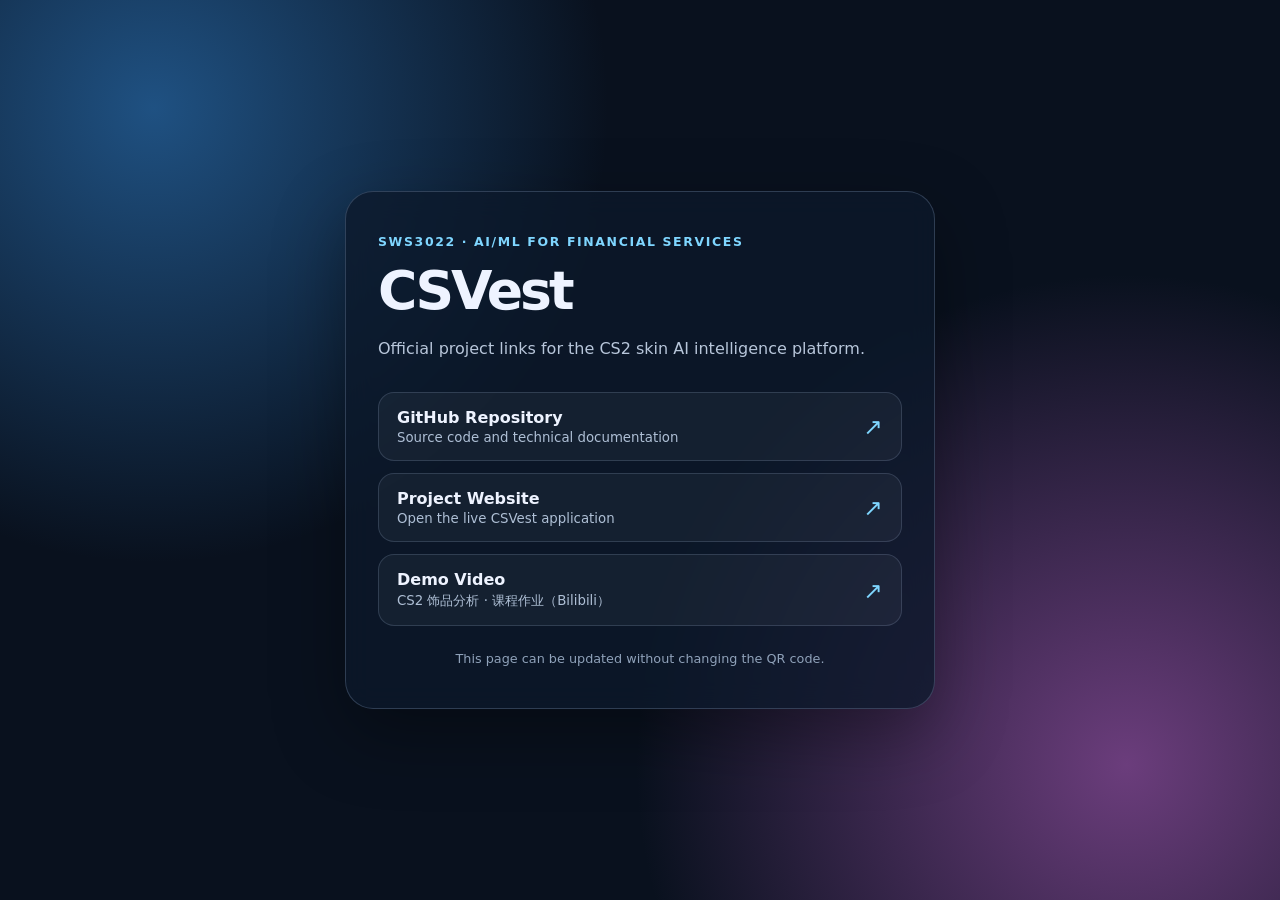
<file: links.html>
<!doctype html>
<html lang="en">
<head>
  <meta charset="utf-8">
  <meta name="viewport" content="width=device-width, initial-scale=1">
  <meta name="description" content="Official links for the CSVest project.">
  <title>CSVest | Project Links</title>
  <style>
    :root { color-scheme: dark; font-family: Inter, "Noto Sans SC", "Microsoft YaHei", system-ui, sans-serif; }
    * { box-sizing: border-box; }
    body { min-height: 100vh; margin: 0; display: grid; place-items: center; padding: 28px 18px; color: #eef3ff; background: radial-gradient(circle at 12% 12%, #1f5182 0, transparent 33%), radial-gradient(circle at 88% 85%, #6b3d7c 0, transparent 36%), #09111e; }
    main { width: min(100%, 590px); padding: 42px 32px; border: 1px solid rgba(190, 216, 255, .2); border-radius: 28px; background: rgba(12, 25, 43, .78); box-shadow: 0 25px 70px rgba(0, 0, 0, .35); backdrop-filter: blur(14px); }
    .eyebrow { margin: 0 0 10px; color: #7fd6ff; font-size: .78rem; font-weight: 700; letter-spacing: .13em; text-transform: uppercase; }
    h1 { margin: 0; font-size: clamp(2.1rem, 7vw, 3.35rem); letter-spacing: -.055em; }
    .intro { margin: 14px 0 30px; color: #b8c6da; line-height: 1.65; }
    .links { display: grid; gap: 12px; }
    a, .unavailable { display: flex; align-items: center; justify-content: space-between; min-height: 68px; padding: 15px 18px; border: 1px solid rgba(194, 219, 255, .16); border-radius: 16px; color: inherit; text-decoration: none; background: rgba(255, 255, 255, .045); transition: transform .18s ease, border-color .18s ease, background .18s ease; }
    a:hover, a:focus-visible { transform: translateY(-2px); border-color: #79d3ff; background: rgba(77, 163, 218, .16); outline: none; }
    .label { display: grid; gap: 3px; }
    strong { font-size: 1rem; }
    small { color: #aebfd5; }
    .arrow { color: #7fd6ff; font-size: 1.45rem; }
    .unavailable { opacity: .58; cursor: default; }
    footer { margin-top: 25px; color: #90a2ba; font-size: .8rem; text-align: center; }
  </style>
</head>
<body>
  <main>
    <p class="eyebrow">SWS3022 · AI/ML for Financial Services</p>
    <h1>CSVest</h1>
    <p class="intro">Official project links for the CS2 skin AI intelligence platform.</p>
    <nav class="links" aria-label="Project links">
      <a href="https://github.com/caihuasheng627-ui/socProject" target="_blank" rel="noopener noreferrer">
        <span class="label"><strong>GitHub Repository</strong><small>Source code and technical documentation</small></span><span class="arrow" aria-hidden="true">↗</span>
      </a>
      <a href="http://47.237.149.103:8080/" target="_blank" rel="noopener noreferrer" aria-label="Open the CSVest web application">
        <span class="label"><strong>Project Website</strong><small>Open the live CSVest application</small></span><span class="arrow" aria-hidden="true">↗</span>
      </a>
      <a href="https://www.bilibili.com/video/BV1mn3z6HEhi" target="_blank" rel="noopener noreferrer" aria-label="Open the CSVest demo video on Bilibili">
        <span class="label"><strong>Demo Video</strong><small>CS2 饰品分析 · 课程作业（Bilibili）</small></span><span class="arrow" aria-hidden="true">↗</span>
      </a>
    </nav>
    <footer>This page can be updated without changing the QR code.</footer>
  </main>
</body>
</html>
</file>
